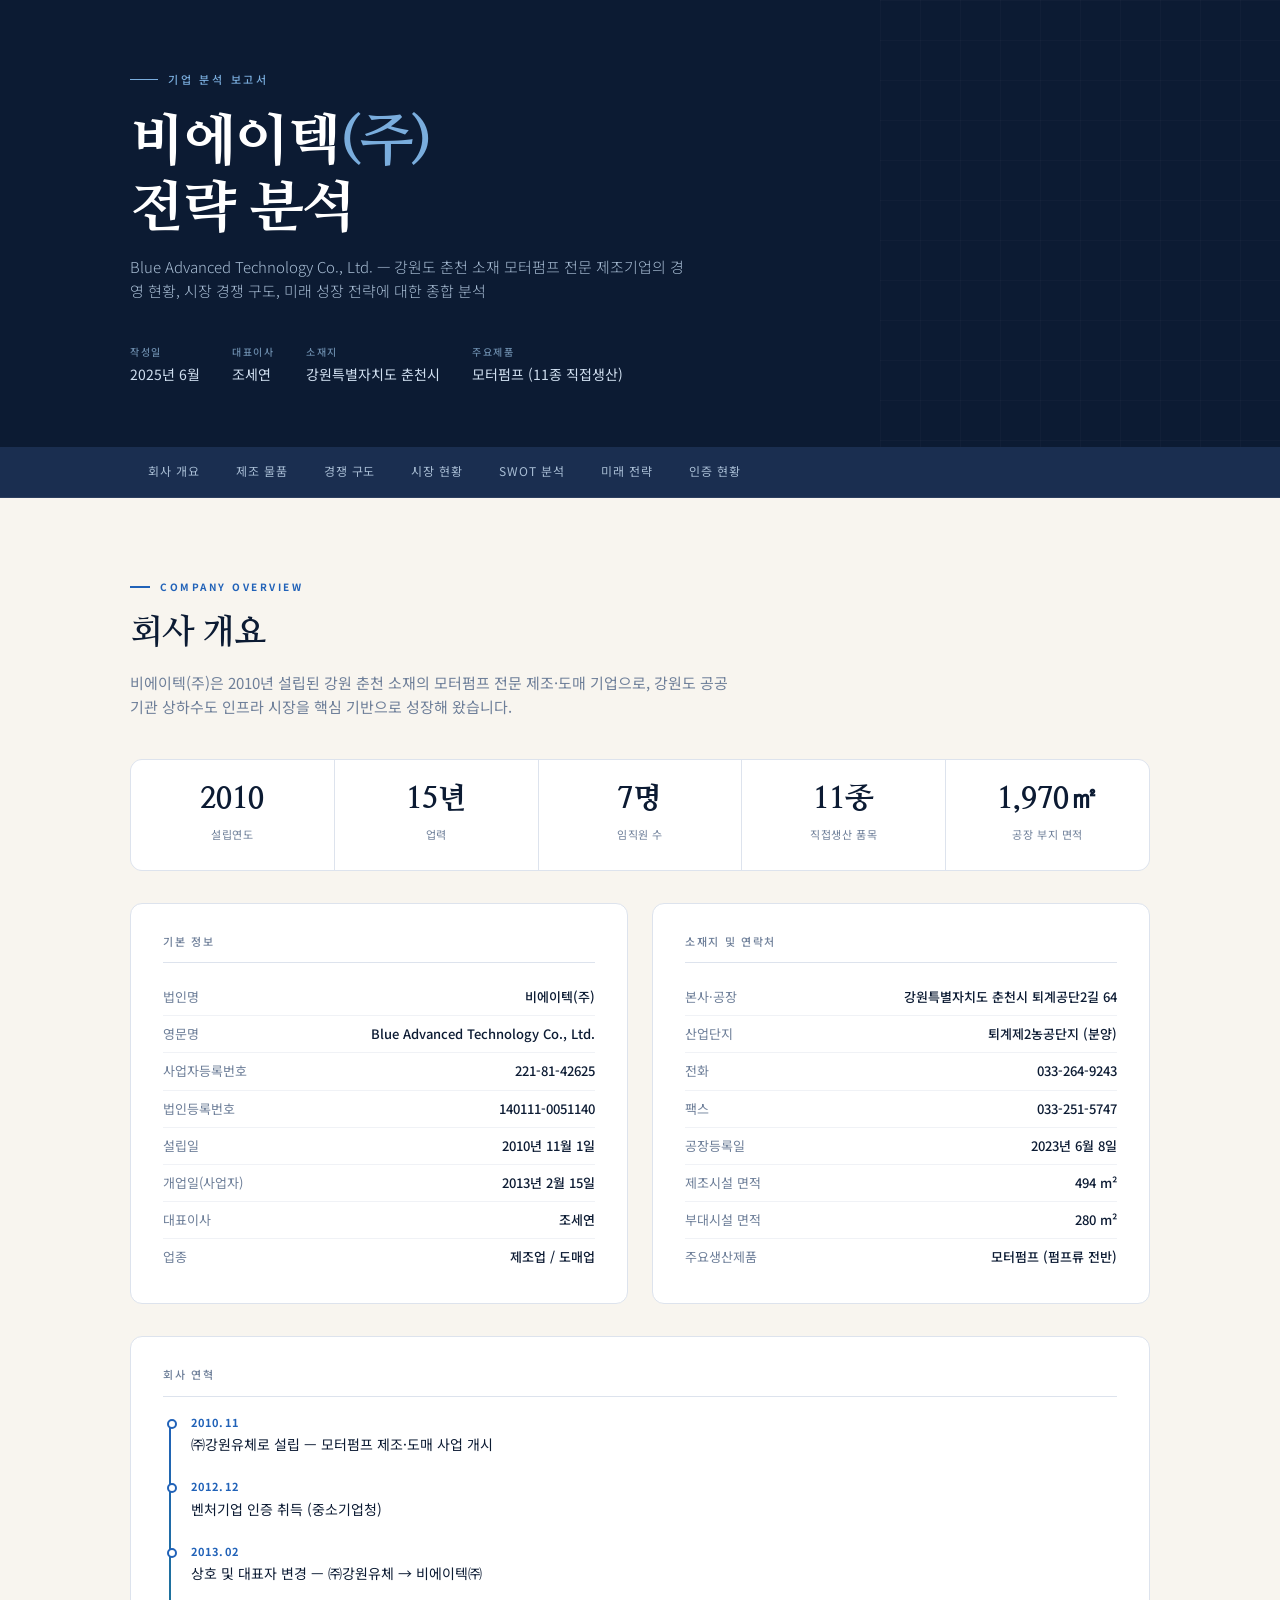
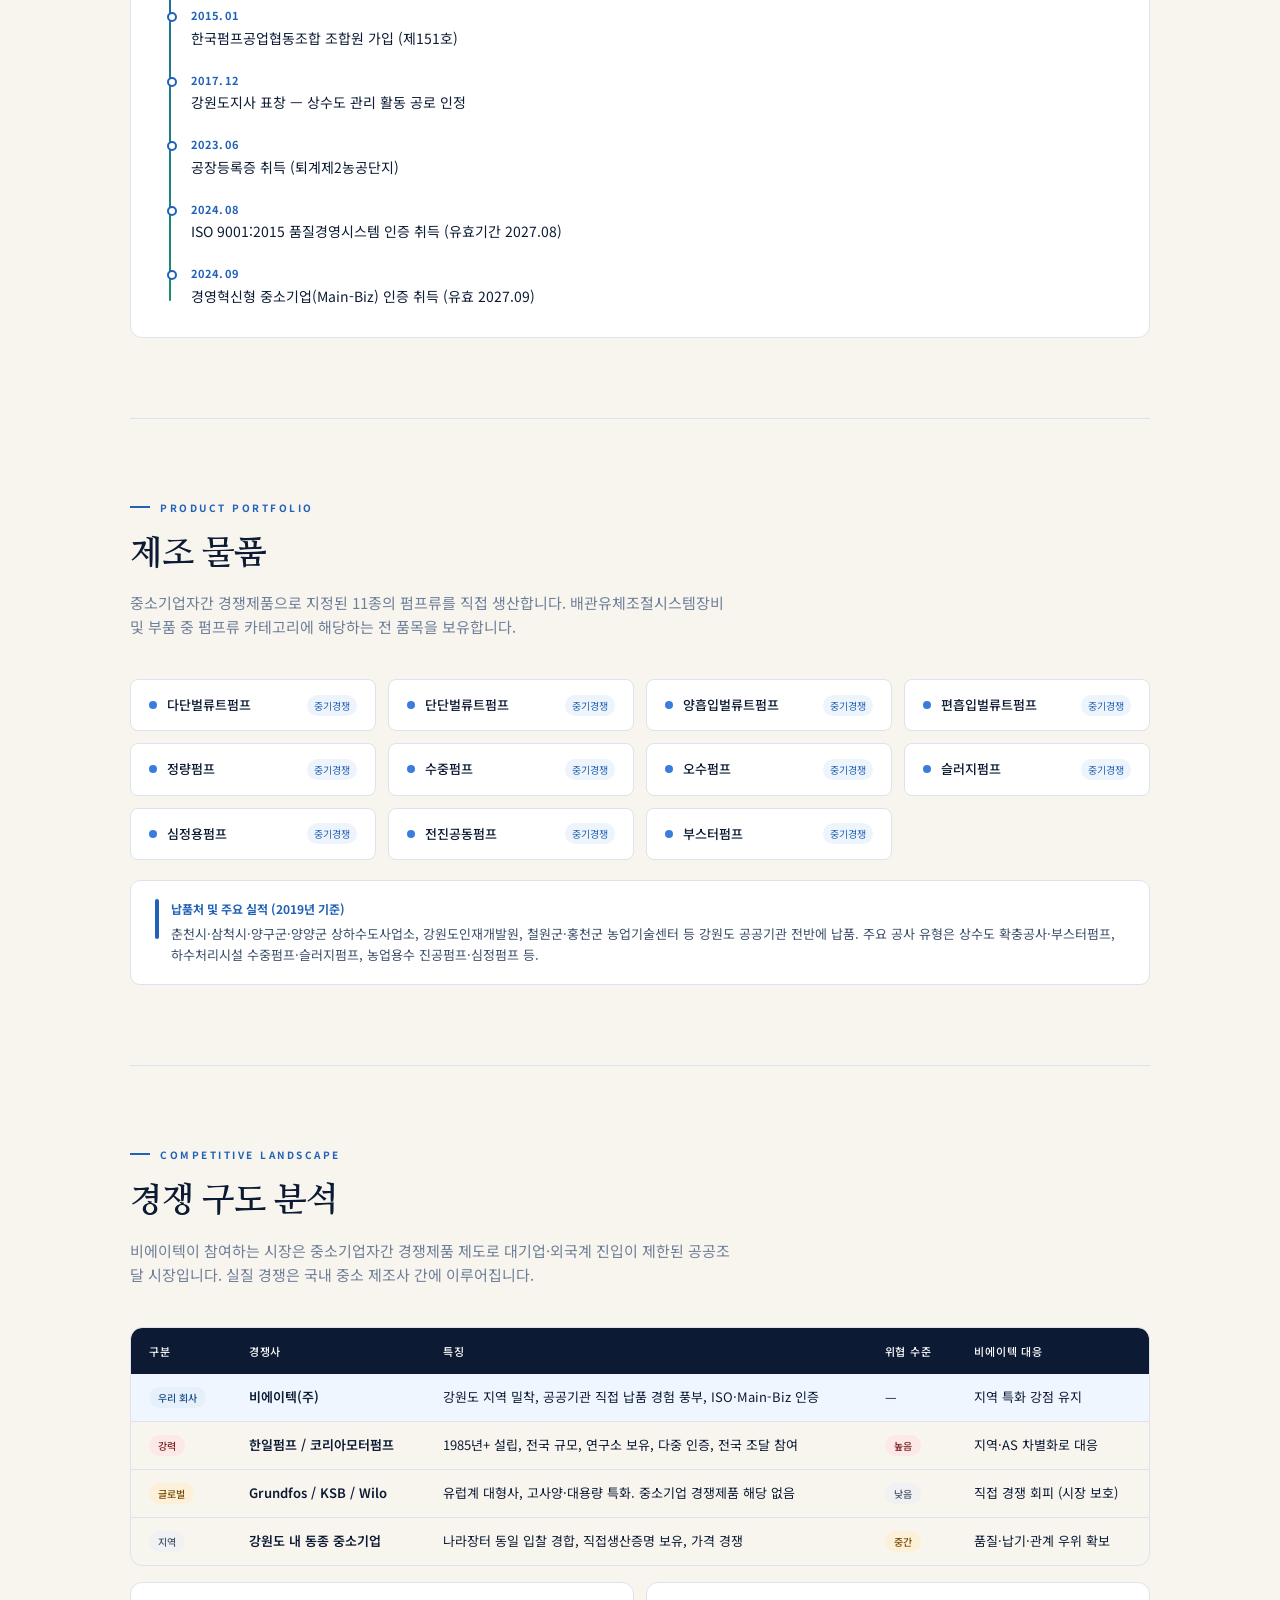
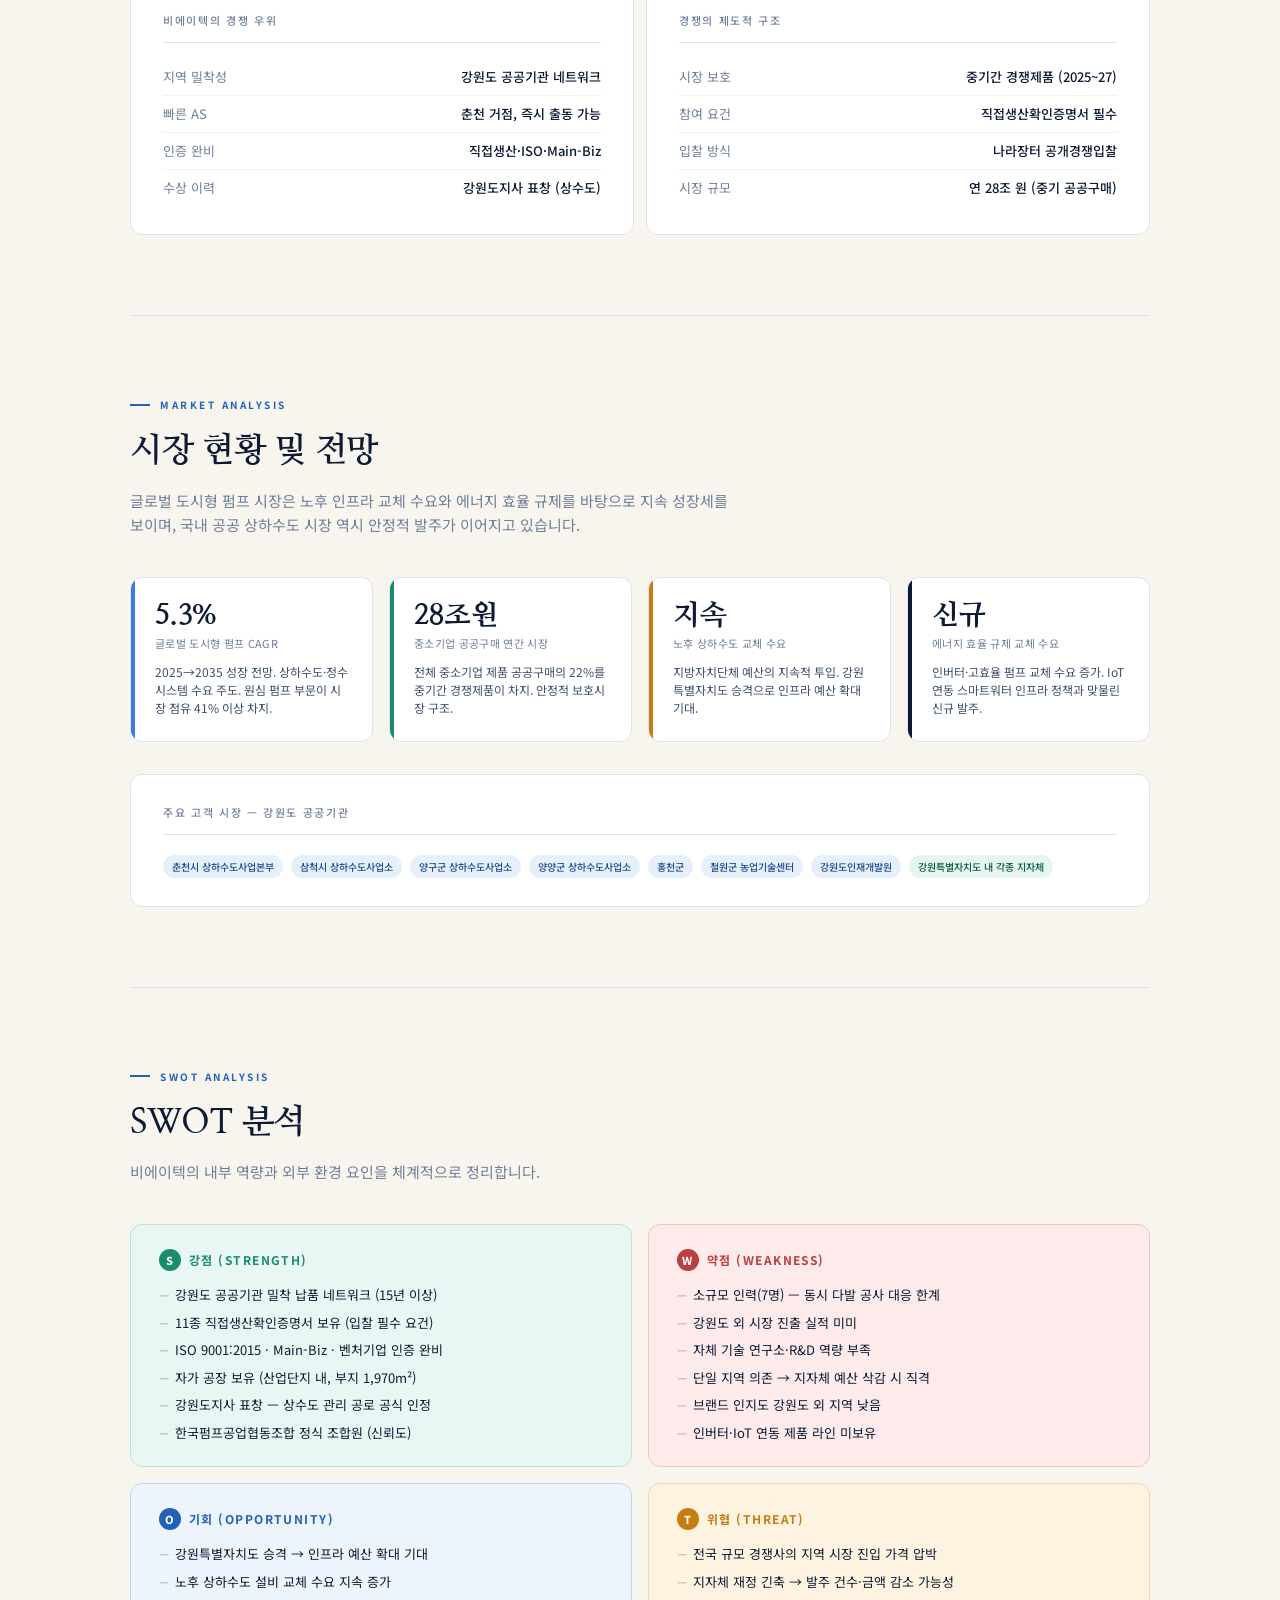
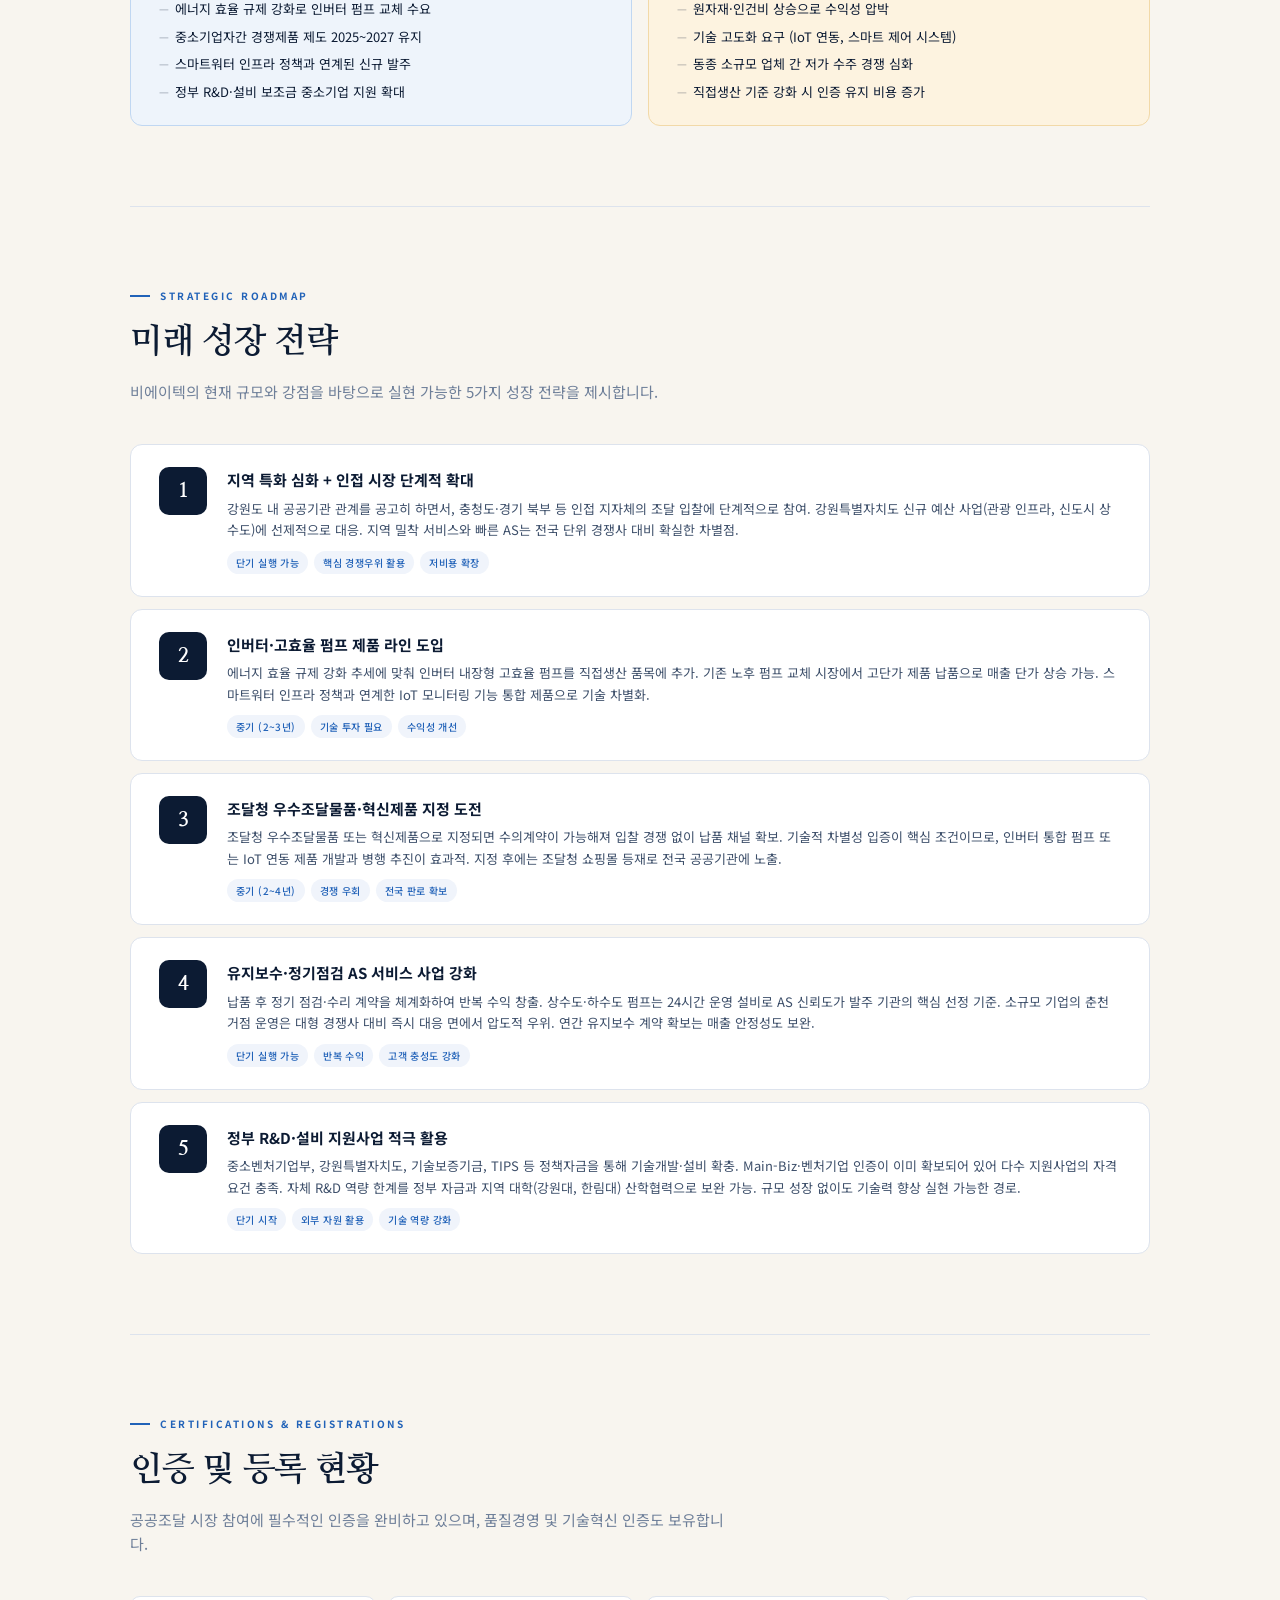
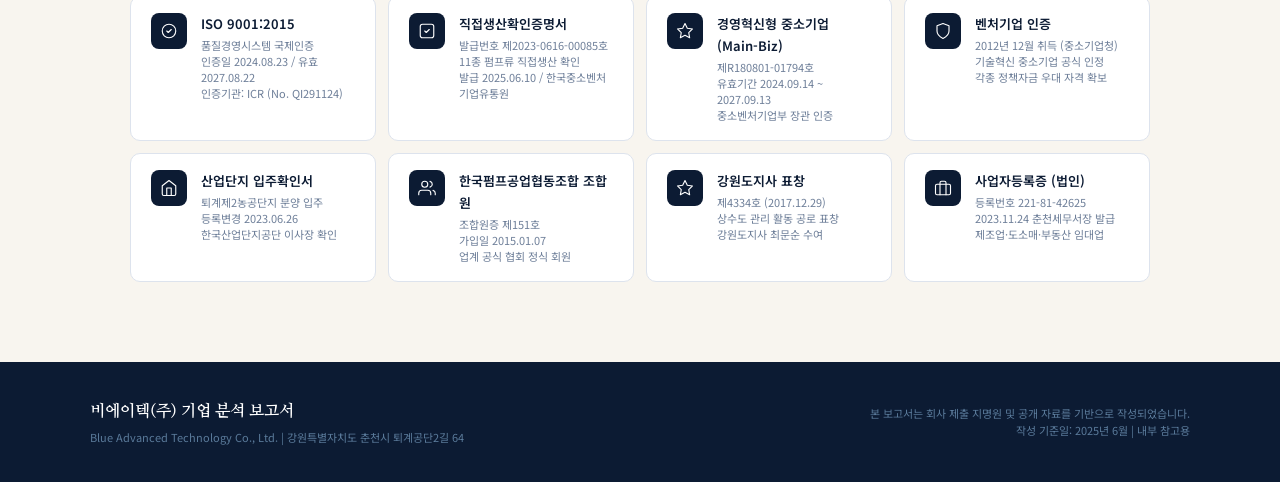
<file: batech_report.html>
<!DOCTYPE html>
<html lang="ko">
<head>
<meta charset="UTF-8">
<meta name="viewport" content="width=device-width, initial-scale=1.0">
<title>비에이텍(주) 기업 분석 보고서</title>
<link rel="preconnect" href="https://fonts.googleapis.com">
<link rel="preconnect" href="https://fonts.gstatic.com" crossorigin>
<link href="https://fonts.googleapis.com/css2?family=Nanum+Myeongjo:wght@400;700;800&family=Noto+Sans+KR:wght@300;400;500;700&display=swap" rel="stylesheet">
<style>
  *, *::before, *::after { box-sizing: border-box; margin: 0; padding: 0; }

  :root {
    --navy: #0c1b33;
    --navy-mid: #1a2e50;
    --navy-light: #253d66;
    --blue: #2162b8;
    --blue-bright: #3a7ddd;
    --teal: #1a8c6e;
    --teal-light: #e8f7f3;
    --amber: #c47d10;
    --amber-light: #fdf3e0;
    --red-soft: #b84040;
    --red-light: #fdeaea;
    --cream: #f8f5ef;
    --white: #ffffff;
    --text-dark: #0c1b33;
    --text-mid: #3d4f6a;
    --text-muted: #6e7f99;
    --border: #dde3ed;
    --section-gap: 80px;
  }

  html { scroll-behavior: smooth; }

  body {
    font-family: 'Noto Sans KR', sans-serif;
    background: var(--cream);
    color: var(--text-dark);
    font-size: 15px;
    line-height: 1.7;
    overflow-x: hidden;
  }

  /* ── HEADER ── */
  header {
    background: var(--navy);
    color: white;
    padding: 0;
    position: relative;
    overflow: hidden;
  }

  .header-inner {
    max-width: 1100px;
    margin: 0 auto;
    padding: 70px 40px 60px;
    position: relative;
    z-index: 2;
  }

  .header-label {
    font-size: 11px;
    letter-spacing: 0.25em;
    text-transform: uppercase;
    color: #7aaddd;
    font-weight: 500;
    margin-bottom: 20px;
    display: flex;
    align-items: center;
    gap: 10px;
  }
  .header-label::before {
    content: '';
    display: inline-block;
    width: 28px;
    height: 1px;
    background: #7aaddd;
  }

  .header-title {
    font-family: 'Nanum Myeongjo', serif;
    font-size: clamp(32px, 5vw, 56px);
    font-weight: 800;
    line-height: 1.2;
    margin-bottom: 12px;
    letter-spacing: -0.5px;
  }
  .header-title span { color: #7aaddd; }

  .header-sub {
    font-size: 15px;
    color: #a8bdd4;
    font-weight: 300;
    margin-bottom: 40px;
    max-width: 560px;
    line-height: 1.6;
  }

  .header-meta {
    display: flex;
    gap: 32px;
    flex-wrap: wrap;
  }
  .meta-item {
    display: flex;
    flex-direction: column;
    gap: 3px;
  }
  .meta-label {
    font-size: 10px;
    letter-spacing: 0.15em;
    text-transform: uppercase;
    color: #6a8aaa;
    font-weight: 500;
  }
  .meta-value {
    font-size: 14px;
    color: #d0dff0;
    font-weight: 400;
  }

  /* decorative grid */
  .header-grid {
    position: absolute;
    top: 0; right: 0; bottom: 0;
    width: 400px;
    background-image:
      linear-gradient(rgba(255,255,255,0.03) 1px, transparent 1px),
      linear-gradient(90deg, rgba(255,255,255,0.03) 1px, transparent 1px);
    background-size: 40px 40px;
    opacity: 0.7;
    pointer-events: none;
  }

  /* ── NAV ── */
  nav {
    background: var(--navy-mid);
    border-bottom: 1px solid rgba(255,255,255,0.08);
    position: sticky;
    top: 0;
    z-index: 100;
  }
  .nav-inner {
    max-width: 1100px;
    margin: 0 auto;
    padding: 0 40px;
    display: flex;
    gap: 0;
    overflow-x: auto;
  }
  nav a {
    display: block;
    padding: 14px 18px;
    font-size: 12px;
    letter-spacing: 0.08em;
    color: #a8bdd4;
    text-decoration: none;
    white-space: nowrap;
    border-bottom: 2px solid transparent;
    transition: color 0.2s, border-color 0.2s;
  }
  nav a:hover { color: white; border-bottom-color: #7aaddd; }

  /* ── MAIN ── */
  main {
    max-width: 1100px;
    margin: 0 auto;
    padding: 0 40px;
  }

  section {
    padding: var(--section-gap) 0;
    border-bottom: 1px solid var(--border);
  }
  section:last-child { border-bottom: none; }

  .section-label {
    font-size: 10px;
    letter-spacing: 0.25em;
    text-transform: uppercase;
    color: var(--blue);
    font-weight: 700;
    margin-bottom: 10px;
    display: flex;
    align-items: center;
    gap: 10px;
  }
  .section-label::before {
    content: '';
    display: inline-block;
    width: 20px;
    height: 2px;
    background: var(--blue);
  }

  .section-title {
    font-family: 'Nanum Myeongjo', serif;
    font-size: clamp(24px, 3vw, 34px);
    font-weight: 700;
    color: var(--navy);
    margin-bottom: 8px;
    letter-spacing: -0.3px;
  }

  .section-desc {
    font-size: 15px;
    color: var(--text-muted);
    margin-bottom: 40px;
    max-width: 600px;
    line-height: 1.6;
  }

  /* ── COMPANY OVERVIEW ── */
  .overview-grid {
    display: grid;
    grid-template-columns: 1fr 1fr;
    gap: 24px;
    margin-bottom: 32px;
  }
  @media (max-width: 700px) { .overview-grid { grid-template-columns: 1fr; } }

  .info-card {
    background: var(--white);
    border: 1px solid var(--border);
    border-radius: 12px;
    padding: 28px 32px;
  }
  .info-card h3 {
    font-size: 11px;
    letter-spacing: 0.15em;
    text-transform: uppercase;
    color: var(--text-muted);
    font-weight: 500;
    margin-bottom: 16px;
    padding-bottom: 12px;
    border-bottom: 1px solid var(--border);
  }
  .info-row {
    display: flex;
    justify-content: space-between;
    align-items: baseline;
    padding: 7px 0;
    border-bottom: 1px solid #f0f2f6;
    gap: 12px;
  }
  .info-row:last-child { border-bottom: none; }
  .info-row .key {
    font-size: 13px;
    color: var(--text-muted);
    min-width: 110px;
    flex-shrink: 0;
  }
  .info-row .val {
    font-size: 13px;
    color: var(--text-dark);
    font-weight: 500;
    text-align: right;
  }

  /* stats strip */
  .stats-strip {
    display: grid;
    grid-template-columns: repeat(auto-fit, minmax(140px, 1fr));
    gap: 1px;
    background: var(--border);
    border: 1px solid var(--border);
    border-radius: 12px;
    overflow: hidden;
    margin-bottom: 32px;
  }
  .stat-cell {
    background: var(--white);
    padding: 24px 20px;
    text-align: center;
  }
  .stat-num {
    font-family: 'Nanum Myeongjo', serif;
    font-size: 30px;
    font-weight: 800;
    color: var(--navy);
    display: block;
    line-height: 1;
    margin-bottom: 6px;
  }
  .stat-label {
    font-size: 11px;
    color: var(--text-muted);
    letter-spacing: 0.05em;
  }

  /* timeline */
  .timeline {
    position: relative;
    padding-left: 28px;
  }
  .timeline::before {
    content: '';
    position: absolute;
    left: 6px;
    top: 8px;
    bottom: 8px;
    width: 2px;
    background: linear-gradient(to bottom, var(--blue), var(--teal));
    border-radius: 1px;
  }
  .tl-item {
    position: relative;
    margin-bottom: 20px;
  }
  .tl-item::before {
    content: '';
    position: absolute;
    left: -24px;
    top: 6px;
    width: 10px;
    height: 10px;
    border-radius: 50%;
    background: var(--white);
    border: 2px solid var(--blue);
  }
  .tl-year {
    font-size: 11px;
    color: var(--blue);
    font-weight: 700;
    letter-spacing: 0.1em;
    margin-bottom: 2px;
  }
  .tl-text {
    font-size: 14px;
    color: var(--text-dark);
  }

  /* ── PRODUCTS ── */
  .product-grid {
    display: grid;
    grid-template-columns: repeat(auto-fill, minmax(200px, 1fr));
    gap: 12px;
  }
  .product-chip {
    background: var(--white);
    border: 1px solid var(--border);
    border-radius: 8px;
    padding: 14px 18px;
    display: flex;
    align-items: center;
    gap: 10px;
    transition: border-color 0.2s, box-shadow 0.2s;
  }
  .product-chip:hover {
    border-color: var(--blue-bright);
    box-shadow: 0 2px 12px rgba(33,98,184,0.08);
  }
  .chip-dot {
    width: 8px;
    height: 8px;
    border-radius: 50%;
    background: var(--blue-bright);
    flex-shrink: 0;
  }
  .chip-text {
    font-size: 13px;
    color: var(--text-dark);
    font-weight: 500;
  }
  .chip-badge {
    margin-left: auto;
    font-size: 10px;
    background: #eef4fb;
    color: var(--blue);
    padding: 2px 7px;
    border-radius: 20px;
    white-space: nowrap;
  }

  /* ── COMPETITION ── */
  .comp-table-wrap {
    overflow-x: auto;
    border: 1px solid var(--border);
    border-radius: 12px;
  }
  .comp-table {
    width: 100%;
    border-collapse: collapse;
    font-size: 13px;
  }
  .comp-table th {
    background: var(--navy);
    color: white;
    padding: 14px 18px;
    text-align: left;
    font-size: 11px;
    letter-spacing: 0.08em;
    font-weight: 500;
  }
  .comp-table th:first-child { border-radius: 11px 0 0 0; }
  .comp-table th:last-child { border-radius: 0 11px 0 0; }
  .comp-table td {
    padding: 13px 18px;
    border-bottom: 1px solid var(--border);
    vertical-align: top;
    line-height: 1.5;
  }
  .comp-table tr:last-child td { border-bottom: none; }
  .comp-table tr.highlight-row td { background: #f0f6ff; }
  .comp-table tr:hover td { background: #f8fafd; }
  .comp-table tr.highlight-row:hover td { background: #e8f0fa; }

  .badge {
    display: inline-block;
    font-size: 10px;
    padding: 3px 9px;
    border-radius: 20px;
    font-weight: 500;
    white-space: nowrap;
  }
  .badge-blue { background: #e6f0fb; color: #1a4d8a; }
  .badge-green { background: #e5f5ef; color: #0f5c3d; }
  .badge-amber { background: #fdf0d9; color: #7a4d09; }
  .badge-red   { background: #fde8e8; color: #7a2020; }
  .badge-gray  { background: #f0f1f3; color: #4a5568; }

  /* ── SWOT ── */
  .swot-grid {
    display: grid;
    grid-template-columns: 1fr 1fr;
    gap: 16px;
  }
  @media (max-width: 600px) { .swot-grid { grid-template-columns: 1fr; } }

  .swot-card {
    border-radius: 12px;
    padding: 24px 28px;
    border: 1px solid transparent;
  }
  .swot-card.strength {
    background: var(--teal-light);
    border-color: #b8e4d7;
  }
  .swot-card.weakness {
    background: var(--red-light);
    border-color: #f2c4c4;
  }
  .swot-card.opportunity {
    background: #eef4fb;
    border-color: #c0d7f2;
  }
  .swot-card.threat {
    background: var(--amber-light);
    border-color: #f2d9a8;
  }

  .swot-title {
    font-size: 12px;
    font-weight: 700;
    letter-spacing: 0.12em;
    text-transform: uppercase;
    margin-bottom: 14px;
    display: flex;
    align-items: center;
    gap: 8px;
  }
  .swot-card.strength .swot-title { color: var(--teal); }
  .swot-card.weakness .swot-title { color: var(--red-soft); }
  .swot-card.opportunity .swot-title { color: var(--blue); }
  .swot-card.threat .swot-title { color: var(--amber); }

  .swot-icon {
    width: 22px;
    height: 22px;
    border-radius: 50%;
    display: flex;
    align-items: center;
    justify-content: center;
    font-size: 11px;
    font-weight: 800;
    flex-shrink: 0;
  }
  .swot-card.strength .swot-icon { background: var(--teal); color: white; }
  .swot-card.weakness .swot-icon { background: var(--red-soft); color: white; }
  .swot-card.opportunity .swot-icon { background: var(--blue); color: white; }
  .swot-card.threat .swot-icon { background: var(--amber); color: white; }

  .swot-list {
    list-style: none;
    display: flex;
    flex-direction: column;
    gap: 8px;
  }
  .swot-list li {
    font-size: 13px;
    color: var(--text-dark);
    padding-left: 16px;
    position: relative;
    line-height: 1.5;
  }
  .swot-list li::before {
    content: '—';
    position: absolute;
    left: 0;
    font-size: 11px;
    opacity: 0.4;
    top: 1px;
  }

  /* ── MARKET ── */
  .market-grid {
    display: grid;
    grid-template-columns: repeat(auto-fit, minmax(220px, 1fr));
    gap: 16px;
    margin-bottom: 32px;
  }
  .market-card {
    background: var(--white);
    border: 1px solid var(--border);
    border-radius: 12px;
    padding: 24px;
    position: relative;
    overflow: hidden;
  }
  .market-card::before {
    content: '';
    position: absolute;
    top: 0; left: 0;
    width: 4px;
    height: 100%;
    border-radius: 12px 0 0 12px;
  }
  .market-card.blue::before { background: var(--blue-bright); }
  .market-card.teal::before { background: var(--teal); }
  .market-card.amber::before { background: var(--amber); }
  .market-card.navy::before { background: var(--navy); }

  .market-figure {
    font-family: 'Nanum Myeongjo', serif;
    font-size: 28px;
    font-weight: 800;
    color: var(--navy);
    margin-bottom: 4px;
    line-height: 1;
  }
  .market-desc {
    font-size: 11px;
    color: var(--text-muted);
    margin-bottom: 10px;
    letter-spacing: 0.03em;
  }
  .market-note {
    font-size: 12px;
    color: var(--text-mid);
    line-height: 1.5;
  }

  /* ── STRATEGY ── */
  .strategy-list {
    display: flex;
    flex-direction: column;
    gap: 12px;
  }
  .strat-card {
    background: var(--white);
    border: 1px solid var(--border);
    border-radius: 12px;
    padding: 22px 28px;
    display: grid;
    grid-template-columns: 48px 1fr;
    gap: 20px;
    align-items: start;
    transition: border-color 0.2s, transform 0.15s;
  }
  .strat-card:hover {
    border-color: var(--blue-bright);
    transform: translateX(4px);
  }
  .strat-num {
    width: 48px;
    height: 48px;
    border-radius: 10px;
    background: var(--navy);
    color: white;
    display: flex;
    align-items: center;
    justify-content: center;
    font-family: 'Nanum Myeongjo', serif;
    font-size: 20px;
    font-weight: 800;
    flex-shrink: 0;
  }
  .strat-title {
    font-size: 15px;
    font-weight: 700;
    color: var(--navy);
    margin-bottom: 5px;
  }
  .strat-body {
    font-size: 13px;
    color: var(--text-mid);
    line-height: 1.65;
  }
  .strat-tags {
    display: flex;
    gap: 6px;
    flex-wrap: wrap;
    margin-top: 10px;
  }
  .strat-tag {
    font-size: 10px;
    padding: 3px 9px;
    border-radius: 20px;
    background: #f0f4fb;
    color: var(--blue);
    font-weight: 500;
    letter-spacing: 0.04em;
  }

  /* ── CERTS ── */
  .cert-grid {
    display: grid;
    grid-template-columns: repeat(auto-fill, minmax(240px, 1fr));
    gap: 12px;
  }
  .cert-card {
    background: var(--white);
    border: 1px solid var(--border);
    border-radius: 10px;
    padding: 16px 20px;
    display: flex;
    gap: 14px;
    align-items: flex-start;
  }
  .cert-icon {
    width: 36px;
    height: 36px;
    border-radius: 8px;
    background: var(--navy);
    display: flex;
    align-items: center;
    justify-content: center;
    flex-shrink: 0;
  }
  .cert-icon svg { width: 18px; height: 18px; fill: none; stroke: white; stroke-width: 1.5; stroke-linecap: round; stroke-linejoin: round; }
  .cert-name {
    font-size: 13px;
    font-weight: 600;
    color: var(--navy);
    margin-bottom: 3px;
  }
  .cert-detail {
    font-size: 11px;
    color: var(--text-muted);
    line-height: 1.45;
  }

  /* ── FOOTER ── */
  footer {
    background: var(--navy);
    color: #7a9abc;
    padding: 36px 40px;
    margin-top: 0;
  }
  .footer-inner {
    max-width: 1100px;
    margin: 0 auto;
    display: flex;
    justify-content: space-between;
    align-items: center;
    flex-wrap: wrap;
    gap: 12px;
  }
  .footer-brand {
    font-family: 'Nanum Myeongjo', serif;
    font-size: 16px;
    font-weight: 700;
    color: white;
  }
  .footer-note {
    font-size: 11px;
    color: #5a7a9a;
    line-height: 1.5;
  }

  /* ── SCROLL REVEAL ── */
  .reveal {
    opacity: 0;
    transform: translateY(20px);
    transition: opacity 0.55s ease, transform 0.55s ease;
  }
  .reveal.visible {
    opacity: 1;
    transform: translateY(0);
  }

  @media (max-width: 700px) {
    main { padding: 0 20px; }
    .header-inner { padding: 50px 20px 40px; }
    .nav-inner { padding: 0 20px; }
    footer { padding: 28px 20px; }
    :root { --section-gap: 56px; }
  }
</style>
</head>
<body>

<!-- HEADER -->
<header>
  <div class="header-grid"></div>
  <div class="header-inner">
    <div class="header-label">기업 분석 보고서</div>
    <h1 class="header-title">비에이텍<span>(주)</span><br>전략 분석</h1>
    <p class="header-sub">Blue Advanced Technology Co., Ltd. — 강원도 춘천 소재 모터펌프 전문 제조기업의 경영 현황, 시장 경쟁 구도, 미래 성장 전략에 대한 종합 분석</p>
    <div class="header-meta">
      <div class="meta-item">
        <span class="meta-label">작성일</span>
        <span class="meta-value">2025년 6월</span>
      </div>
      <div class="meta-item">
        <span class="meta-label">대표이사</span>
        <span class="meta-value">조세연</span>
      </div>
      <div class="meta-item">
        <span class="meta-label">소재지</span>
        <span class="meta-value">강원특별자치도 춘천시</span>
      </div>
      <div class="meta-item">
        <span class="meta-label">주요제품</span>
        <span class="meta-value">모터펌프 (11종 직접생산)</span>
      </div>
    </div>
  </div>
</header>

<!-- NAV -->
<nav>
  <div class="nav-inner">
    <a href="#overview">회사 개요</a>
    <a href="#products">제조 물품</a>
    <a href="#competition">경쟁 구도</a>
    <a href="#market">시장 현황</a>
    <a href="#swot">SWOT 분석</a>
    <a href="#strategy">미래 전략</a>
    <a href="#certs">인증 현황</a>
  </div>
</nav>

<main>

  <!-- 1. OVERVIEW -->
  <section id="overview">
    <div class="section-label">Company Overview</div>
    <h2 class="section-title">회사 개요</h2>
    <p class="section-desc">비에이텍(주)은 2010년 설립된 강원 춘천 소재의 모터펌프 전문 제조·도매 기업으로, 강원도 공공기관 상하수도 인프라 시장을 핵심 기반으로 성장해 왔습니다.</p>

    <div class="stats-strip reveal">
      <div class="stat-cell">
        <span class="stat-num">2010</span>
        <span class="stat-label">설립연도</span>
      </div>
      <div class="stat-cell">
        <span class="stat-num">15년</span>
        <span class="stat-label">업력</span>
      </div>
      <div class="stat-cell">
        <span class="stat-num">7명</span>
        <span class="stat-label">임직원 수</span>
      </div>
      <div class="stat-cell">
        <span class="stat-num">11종</span>
        <span class="stat-label">직접생산 품목</span>
      </div>
      <div class="stat-cell">
        <span class="stat-num">1,970㎡</span>
        <span class="stat-label">공장 부지 면적</span>
      </div>
    </div>

    <div class="overview-grid reveal">
      <div class="info-card">
        <h3>기본 정보</h3>
        <div class="info-row"><span class="key">법인명</span><span class="val">비에이텍(주)</span></div>
        <div class="info-row"><span class="key">영문명</span><span class="val">Blue Advanced Technology Co., Ltd.</span></div>
        <div class="info-row"><span class="key">사업자등록번호</span><span class="val">221-81-42625</span></div>
        <div class="info-row"><span class="key">법인등록번호</span><span class="val">140111-0051140</span></div>
        <div class="info-row"><span class="key">설립일</span><span class="val">2010년 11월 1일</span></div>
        <div class="info-row"><span class="key">개업일(사업자)</span><span class="val">2013년 2월 15일</span></div>
        <div class="info-row"><span class="key">대표이사</span><span class="val">조세연</span></div>
        <div class="info-row"><span class="key">업종</span><span class="val">제조업 / 도매업</span></div>
      </div>
      <div class="info-card">
        <h3>소재지 및 연락처</h3>
        <div class="info-row"><span class="key">본사·공장</span><span class="val">강원특별자치도 춘천시 퇴계공단2길 64</span></div>
        <div class="info-row"><span class="key">산업단지</span><span class="val">퇴계제2농공단지 (분양)</span></div>
        <div class="info-row"><span class="key">전화</span><span class="val">033-264-9243</span></div>
        <div class="info-row"><span class="key">팩스</span><span class="val">033-251-5747</span></div>
        <div class="info-row"><span class="key">공장등록일</span><span class="val">2023년 6월 8일</span></div>
        <div class="info-row"><span class="key">제조시설 면적</span><span class="val">494 m²</span></div>
        <div class="info-row"><span class="key">부대시설 면적</span><span class="val">280 m²</span></div>
        <div class="info-row"><span class="key">주요생산제품</span><span class="val">모터펌프 (펌프류 전반)</span></div>
      </div>
    </div>

    <div class="info-card reveal" style="margin-top:0;">
      <h3>회사 연혁</h3>
      <div class="timeline">
        <div class="tl-item">
          <div class="tl-year">2010.11</div>
          <div class="tl-text">㈜강원유체로 설립 — 모터펌프 제조·도매 사업 개시</div>
        </div>
        <div class="tl-item">
          <div class="tl-year">2012.12</div>
          <div class="tl-text">벤처기업 인증 취득 (중소기업청)</div>
        </div>
        <div class="tl-item">
          <div class="tl-year">2013.02</div>
          <div class="tl-text">상호 및 대표자 변경 — ㈜강원유체 → 비에이텍㈜</div>
        </div>
        <div class="tl-item">
          <div class="tl-year">2015.01</div>
          <div class="tl-text">한국펌프공업협동조합 조합원 가입 (제151호)</div>
        </div>
        <div class="tl-item">
          <div class="tl-year">2017.12</div>
          <div class="tl-text">강원도지사 표창 — 상수도 관리 활동 공로 인정</div>
        </div>
        <div class="tl-item">
          <div class="tl-year">2023.06</div>
          <div class="tl-text">공장등록증 취득 (퇴계제2농공단지)</div>
        </div>
        <div class="tl-item">
          <div class="tl-year">2024.08</div>
          <div class="tl-text">ISO 9001:2015 품질경영시스템 인증 취득 (유효기간 2027.08)</div>
        </div>
        <div class="tl-item" style="margin-bottom:0;">
          <div class="tl-year">2024.09</div>
          <div class="tl-text">경영혁신형 중소기업(Main-Biz) 인증 취득 (유효 2027.09)</div>
        </div>
      </div>
    </div>
  </section>

  <!-- 2. PRODUCTS -->
  <section id="products">
    <div class="section-label">Product Portfolio</div>
    <h2 class="section-title">제조 물품</h2>
    <p class="section-desc">중소기업자간 경쟁제품으로 지정된 11종의 펌프류를 직접 생산합니다. 배관유체조절시스템장비 및 부품 중 펌프류 카테고리에 해당하는 전 품목을 보유합니다.</p>
    <div class="product-grid reveal">
      <div class="product-chip"><div class="chip-dot"></div><span class="chip-text">다단벌류트펌프</span><span class="chip-badge">중기경쟁</span></div>
      <div class="product-chip"><div class="chip-dot"></div><span class="chip-text">단단벌류트펌프</span><span class="chip-badge">중기경쟁</span></div>
      <div class="product-chip"><div class="chip-dot"></div><span class="chip-text">양흡입벌류트펌프</span><span class="chip-badge">중기경쟁</span></div>
      <div class="product-chip"><div class="chip-dot"></div><span class="chip-text">편흡입벌류트펌프</span><span class="chip-badge">중기경쟁</span></div>
      <div class="product-chip"><div class="chip-dot"></div><span class="chip-text">정량펌프</span><span class="chip-badge">중기경쟁</span></div>
      <div class="product-chip"><div class="chip-dot"></div><span class="chip-text">수중펌프</span><span class="chip-badge">중기경쟁</span></div>
      <div class="product-chip"><div class="chip-dot"></div><span class="chip-text">오수펌프</span><span class="chip-badge">중기경쟁</span></div>
      <div class="product-chip"><div class="chip-dot"></div><span class="chip-text">슬러지펌프</span><span class="chip-badge">중기경쟁</span></div>
      <div class="product-chip"><div class="chip-dot"></div><span class="chip-text">심정용펌프</span><span class="chip-badge">중기경쟁</span></div>
      <div class="product-chip"><div class="chip-dot"></div><span class="chip-text">전진공동펌프</span><span class="chip-badge">중기경쟁</span></div>
      <div class="product-chip"><div class="chip-dot"></div><span class="chip-text">부스터펌프</span><span class="chip-badge">중기경쟁</span></div>
    </div>
    <div style="margin-top:20px; background:var(--white); border:1px solid var(--border); border-radius:10px; padding:18px 24px; display:flex; gap:12px; align-items:flex-start;" class="reveal">
      <div style="width:4px; height:100%; min-height:40px; background:var(--blue); border-radius:2px; flex-shrink:0;"></div>
      <div>
        <div style="font-size:12px; font-weight:700; color:var(--blue); margin-bottom:4px;">납품처 및 주요 실적 (2019년 기준)</div>
        <div style="font-size:13px; color:var(--text-mid); line-height:1.65;">춘천시·삼척시·양구군·양양군 상하수도사업소, 강원도인재개발원, 철원군·홍천군 농업기술센터 등 강원도 공공기관 전반에 납품. 주요 공사 유형은 상수도 확충공사·부스터펌프, 하수처리시설 수중펌프·슬러지펌프, 농업용수 진공펌프·심정펌프 등.</div>
      </div>
    </div>
  </section>

  <!-- 3. COMPETITION -->
  <section id="competition">
    <div class="section-label">Competitive Landscape</div>
    <h2 class="section-title">경쟁 구도 분석</h2>
    <p class="section-desc">비에이텍이 참여하는 시장은 중소기업자간 경쟁제품 제도로 대기업·외국계 진입이 제한된 공공조달 시장입니다. 실질 경쟁은 국내 중소 제조사 간에 이루어집니다.</p>
    <div class="comp-table-wrap reveal">
      <table class="comp-table">
        <thead>
          <tr>
            <th>구분</th>
            <th>경쟁사</th>
            <th>특징</th>
            <th>위협 수준</th>
            <th>비에이텍 대응</th>
          </tr>
        </thead>
        <tbody>
          <tr class="highlight-row">
            <td><span class="badge badge-blue">우리 회사</span></td>
            <td style="font-weight:600;">비에이텍(주)</td>
            <td>강원도 지역 밀착, 공공기관 직접 납품 경험 풍부, ISO·Main-Biz 인증</td>
            <td>—</td>
            <td>지역 특화 강점 유지</td>
          </tr>
          <tr>
            <td><span class="badge badge-red">강력</span></td>
            <td style="font-weight:600;">한일펌프 / 코리아모터펌프</td>
            <td>1985년+ 설립, 전국 규모, 연구소 보유, 다중 인증, 전국 조달 참여</td>
            <td><span class="badge badge-red">높음</span></td>
            <td>지역·AS 차별화로 대응</td>
          </tr>
          <tr>
            <td><span class="badge badge-amber">글로벌</span></td>
            <td style="font-weight:600;">Grundfos / KSB / Wilo</td>
            <td>유럽계 대형사, 고사양·대용량 특화. 중소기업 경쟁제품 해당 없음</td>
            <td><span class="badge badge-gray">낮음</span></td>
            <td>직접 경쟁 회피 (시장 보호)</td>
          </tr>
          <tr>
            <td><span class="badge badge-gray">지역</span></td>
            <td style="font-weight:600;">강원도 내 동종 중소기업</td>
            <td>나라장터 동일 입찰 경합, 직접생산증명 보유, 가격 경쟁</td>
            <td><span class="badge badge-amber">중간</span></td>
            <td>품질·납기·관계 우위 확보</td>
          </tr>
        </tbody>
      </table>
    </div>
    <div style="margin-top:16px; display:grid; grid-template-columns:1fr 1fr; gap:12px;" class="reveal">
      <div class="info-card">
        <h3>비에이텍의 경쟁 우위</h3>
        <div class="info-row"><span class="key">지역 밀착성</span><span class="val">강원도 공공기관 네트워크</span></div>
        <div class="info-row"><span class="key">빠른 AS</span><span class="val">춘천 거점, 즉시 출동 가능</span></div>
        <div class="info-row"><span class="key">인증 완비</span><span class="val">직접생산·ISO·Main-Biz</span></div>
        <div class="info-row"><span class="key">수상 이력</span><span class="val">강원도지사 표창 (상수도)</span></div>
      </div>
      <div class="info-card">
        <h3>경쟁의 제도적 구조</h3>
        <div class="info-row"><span class="key">시장 보호</span><span class="val">중기간 경쟁제품 (2025~27)</span></div>
        <div class="info-row"><span class="key">참여 요건</span><span class="val">직접생산확인증명서 필수</span></div>
        <div class="info-row"><span class="key">입찰 방식</span><span class="val">나라장터 공개경쟁입찰</span></div>
        <div class="info-row"><span class="key">시장 규모</span><span class="val">연 28조 원 (중기 공공구매)</span></div>
      </div>
    </div>
  </section>

  <!-- 4. MARKET -->
  <section id="market">
    <div class="section-label">Market Analysis</div>
    <h2 class="section-title">시장 현황 및 전망</h2>
    <p class="section-desc">글로벌 도시형 펌프 시장은 노후 인프라 교체 수요와 에너지 효율 규제를 바탕으로 지속 성장세를 보이며, 국내 공공 상하수도 시장 역시 안정적 발주가 이어지고 있습니다.</p>
    <div class="market-grid reveal">
      <div class="market-card blue">
        <div class="market-figure">5.3%</div>
        <div class="market-desc">글로벌 도시형 펌프 CAGR</div>
        <div class="market-note">2025→2035 성장 전망. 상하수도·정수 시스템 수요 주도. 원심 펌프 부문이 시장 점유 41% 이상 차지.</div>
      </div>
      <div class="market-card teal">
        <div class="market-figure">28조원</div>
        <div class="market-desc">중소기업 공공구매 연간 시장</div>
        <div class="market-note">전체 중소기업 제품 공공구매의 22%를 중기간 경쟁제품이 차지. 안정적 보호시장 구조.</div>
      </div>
      <div class="market-card amber">
        <div class="market-figure">지속</div>
        <div class="market-desc">노후 상하수도 교체 수요</div>
        <div class="market-note">지방자치단체 예산의 지속적 투입. 강원특별자치도 승격으로 인프라 예산 확대 기대.</div>
      </div>
      <div class="market-card navy">
        <div class="market-figure">신규</div>
        <div class="market-desc">에너지 효율 규제 교체 수요</div>
        <div class="market-note">인버터·고효율 펌프 교체 수요 증가. IoT 연동 스마트워터 인프라 정책과 맞물린 신규 발주.</div>
      </div>
    </div>
    <div class="info-card reveal">
      <h3>주요 고객 시장 — 강원도 공공기관</h3>
      <div style="display:flex; flex-wrap:wrap; gap:8px; padding-top:4px;">
        <span class="badge badge-blue">춘천시 상하수도사업본부</span>
        <span class="badge badge-blue">삼척시 상하수도사업소</span>
        <span class="badge badge-blue">양구군 상하수도사업소</span>
        <span class="badge badge-blue">양양군 상하수도사업소</span>
        <span class="badge badge-blue">홍천군</span>
        <span class="badge badge-blue">철원군 농업기술센터</span>
        <span class="badge badge-blue">강원도인재개발원</span>
        <span class="badge badge-green">강원특별자치도 내 각종 지자체</span>
      </div>
    </div>
  </section>

  <!-- 5. SWOT -->
  <section id="swot">
    <div class="section-label">SWOT Analysis</div>
    <h2 class="section-title">SWOT 분석</h2>
    <p class="section-desc">비에이텍의 내부 역량과 외부 환경 요인을 체계적으로 정리합니다.</p>
    <div class="swot-grid reveal">
      <div class="swot-card strength">
        <div class="swot-title"><div class="swot-icon">S</div>강점 (Strength)</div>
        <ul class="swot-list">
          <li>강원도 공공기관 밀착 납품 네트워크 (15년 이상)</li>
          <li>11종 직접생산확인증명서 보유 (입찰 필수 요건)</li>
          <li>ISO 9001:2015 · Main-Biz · 벤처기업 인증 완비</li>
          <li>자가 공장 보유 (산업단지 내, 부지 1,970m²)</li>
          <li>강원도지사 표창 — 상수도 관리 공로 공식 인정</li>
          <li>한국펌프공업협동조합 정식 조합원 (신뢰도)</li>
        </ul>
      </div>
      <div class="swot-card weakness">
        <div class="swot-title"><div class="swot-icon">W</div>약점 (Weakness)</div>
        <ul class="swot-list">
          <li>소규모 인력(7명) — 동시 다발 공사 대응 한계</li>
          <li>강원도 외 시장 진출 실적 미미</li>
          <li>자체 기술 연구소·R&D 역량 부족</li>
          <li>단일 지역 의존 → 지자체 예산 삭감 시 직격</li>
          <li>브랜드 인지도 강원도 외 지역 낮음</li>
          <li>인버터·IoT 연동 제품 라인 미보유</li>
        </ul>
      </div>
      <div class="swot-card opportunity">
        <div class="swot-title"><div class="swot-icon">O</div>기회 (Opportunity)</div>
        <ul class="swot-list">
          <li>강원특별자치도 승격 → 인프라 예산 확대 기대</li>
          <li>노후 상하수도 설비 교체 수요 지속 증가</li>
          <li>에너지 효율 규제 강화로 인버터 펌프 교체 수요</li>
          <li>중소기업자간 경쟁제품 제도 2025~2027 유지</li>
          <li>스마트워터 인프라 정책과 연계된 신규 발주</li>
          <li>정부 R&D·설비 보조금 중소기업 지원 확대</li>
        </ul>
      </div>
      <div class="swot-card threat">
        <div class="swot-title"><div class="swot-icon">T</div>위협 (Threat)</div>
        <ul class="swot-list">
          <li>전국 규모 경쟁사의 지역 시장 진입 가격 압박</li>
          <li>지자체 재정 긴축 → 발주 건수·금액 감소 가능성</li>
          <li>원자재·인건비 상승으로 수익성 압박</li>
          <li>기술 고도화 요구 (IoT 연동, 스마트 제어 시스템)</li>
          <li>동종 소규모 업체 간 저가 수주 경쟁 심화</li>
          <li>직접생산 기준 강화 시 인증 유지 비용 증가</li>
        </ul>
      </div>
    </div>
  </section>

  <!-- 6. STRATEGY -->
  <section id="strategy">
    <div class="section-label">Strategic Roadmap</div>
    <h2 class="section-title">미래 성장 전략</h2>
    <p class="section-desc">비에이텍의 현재 규모와 강점을 바탕으로 실현 가능한 5가지 성장 전략을 제시합니다.</p>
    <div class="strategy-list">
      <div class="strat-card reveal">
        <div class="strat-num">1</div>
        <div>
          <div class="strat-title">지역 특화 심화 + 인접 시장 단계적 확대</div>
          <div class="strat-body">강원도 내 공공기관 관계를 공고히 하면서, 충청도·경기 북부 등 인접 지자체의 조달 입찰에 단계적으로 참여. 강원특별자치도 신규 예산 사업(관광 인프라, 신도시 상수도)에 선제적으로 대응. 지역 밀착 서비스와 빠른 AS는 전국 단위 경쟁사 대비 확실한 차별점.</div>
          <div class="strat-tags">
            <span class="strat-tag">단기 실행 가능</span>
            <span class="strat-tag">핵심 경쟁우위 활용</span>
            <span class="strat-tag">저비용 확장</span>
          </div>
        </div>
      </div>
      <div class="strat-card reveal">
        <div class="strat-num">2</div>
        <div>
          <div class="strat-title">인버터·고효율 펌프 제품 라인 도입</div>
          <div class="strat-body">에너지 효율 규제 강화 추세에 맞춰 인버터 내장형 고효율 펌프를 직접생산 품목에 추가. 기존 노후 펌프 교체 시장에서 고단가 제품 납품으로 매출 단가 상승 가능. 스마트워터 인프라 정책과 연계한 IoT 모니터링 기능 통합 제품으로 기술 차별화.</div>
          <div class="strat-tags">
            <span class="strat-tag">중기 (2~3년)</span>
            <span class="strat-tag">기술 투자 필요</span>
            <span class="strat-tag">수익성 개선</span>
          </div>
        </div>
      </div>
      <div class="strat-card reveal">
        <div class="strat-num">3</div>
        <div>
          <div class="strat-title">조달청 우수조달물품·혁신제품 지정 도전</div>
          <div class="strat-body">조달청 우수조달물품 또는 혁신제품으로 지정되면 수의계약이 가능해져 입찰 경쟁 없이 납품 채널 확보. 기술적 차별성 입증이 핵심 조건이므로, 인버터 통합 펌프 또는 IoT 연동 제품 개발과 병행 추진이 효과적. 지정 후에는 조달청 쇼핑몰 등재로 전국 공공기관에 노출.</div>
          <div class="strat-tags">
            <span class="strat-tag">중기 (2~4년)</span>
            <span class="strat-tag">경쟁 우회</span>
            <span class="strat-tag">전국 판로 확보</span>
          </div>
        </div>
      </div>
      <div class="strat-card reveal">
        <div class="strat-num">4</div>
        <div>
          <div class="strat-title">유지보수·정기점검 AS 서비스 사업 강화</div>
          <div class="strat-body">납품 후 정기 점검·수리 계약을 체계화하여 반복 수익 창출. 상수도·하수도 펌프는 24시간 운영 설비로 AS 신뢰도가 발주 기관의 핵심 선정 기준. 소규모 기업의 춘천 거점 운영은 대형 경쟁사 대비 즉시 대응 면에서 압도적 우위. 연간 유지보수 계약 확보는 매출 안정성도 보완.</div>
          <div class="strat-tags">
            <span class="strat-tag">단기 실행 가능</span>
            <span class="strat-tag">반복 수익</span>
            <span class="strat-tag">고객 충성도 강화</span>
          </div>
        </div>
      </div>
      <div class="strat-card reveal">
        <div class="strat-num">5</div>
        <div>
          <div class="strat-title">정부 R&D·설비 지원사업 적극 활용</div>
          <div class="strat-body">중소벤처기업부, 강원특별자치도, 기술보증기금, TIPS 등 정책자금을 통해 기술개발·설비 확충. Main-Biz·벤처기업 인증이 이미 확보되어 있어 다수 지원사업의 자격 요건 충족. 자체 R&D 역량 한계를 정부 자금과 지역 대학(강원대, 한림대) 산학협력으로 보완 가능. 규모 성장 없이도 기술력 향상 실현 가능한 경로.</div>
          <div class="strat-tags">
            <span class="strat-tag">단기 시작</span>
            <span class="strat-tag">외부 자원 활용</span>
            <span class="strat-tag">기술 역량 강화</span>
          </div>
        </div>
      </div>
    </div>
  </section>

  <!-- 7. CERTS -->
  <section id="certs">
    <div class="section-label">Certifications & Registrations</div>
    <h2 class="section-title">인증 및 등록 현황</h2>
    <p class="section-desc">공공조달 시장 참여에 필수적인 인증을 완비하고 있으며, 품질경영 및 기술혁신 인증도 보유합니다.</p>
    <div class="cert-grid reveal">
      <div class="cert-card">
        <div class="cert-icon">
          <svg viewBox="0 0 24 24"><circle cx="12" cy="12" r="9"/><path d="M9 12l2 2 4-4"/></svg>
        </div>
        <div>
          <div class="cert-name">ISO 9001:2015</div>
          <div class="cert-detail">품질경영시스템 국제인증<br>인증일 2024.08.23 / 유효 2027.08.22<br>인증기관: ICR (No. QI291124)</div>
        </div>
      </div>
      <div class="cert-card">
        <div class="cert-icon">
          <svg viewBox="0 0 24 24"><rect x="3" y="3" width="18" height="18" rx="3"/><path d="M9 12l2 2 4-4"/></svg>
        </div>
        <div>
          <div class="cert-name">직접생산확인증명서</div>
          <div class="cert-detail">발급번호 제2023-0616-00085호<br>11종 펌프류 직접생산 확인<br>발급 2025.06.10 / 한국중소벤처기업유통원</div>
        </div>
      </div>
      <div class="cert-card">
        <div class="cert-icon">
          <svg viewBox="0 0 24 24"><path d="M12 2l3.09 6.26L22 9.27l-5 4.87 1.18 6.88L12 17.77l-6.18 3.25L7 14.14 2 9.27l6.91-1.01L12 2z"/></svg>
        </div>
        <div>
          <div class="cert-name">경영혁신형 중소기업 (Main-Biz)</div>
          <div class="cert-detail">제R180801-01794호<br>유효기간 2024.09.14 ~ 2027.09.13<br>중소벤처기업부 장관 인증</div>
        </div>
      </div>
      <div class="cert-card">
        <div class="cert-icon">
          <svg viewBox="0 0 24 24"><path d="M12 22s8-4 8-10V5l-8-3-8 3v7c0 6 8 10 8 10z"/></svg>
        </div>
        <div>
          <div class="cert-name">벤처기업 인증</div>
          <div class="cert-detail">2012년 12월 취득 (중소기업청)<br>기술혁신 중소기업 공식 인정<br>각종 정책자금 우대 자격 확보</div>
        </div>
      </div>
      <div class="cert-card">
        <div class="cert-icon">
          <svg viewBox="0 0 24 24"><path d="M3 9l9-7 9 7v11a2 2 0 0 1-2 2H5a2 2 0 0 1-2-2z"/><polyline points="9 22 9 12 15 12 15 22"/></svg>
        </div>
        <div>
          <div class="cert-name">산업단지 입주확인서</div>
          <div class="cert-detail">퇴계제2농공단지 분양 입주<br>등록변경 2023.06.26<br>한국산업단지공단 이사장 확인</div>
        </div>
      </div>
      <div class="cert-card">
        <div class="cert-icon">
          <svg viewBox="0 0 24 24"><path d="M17 21v-2a4 4 0 0 0-4-4H5a4 4 0 0 0-4 4v2"/><circle cx="9" cy="7" r="4"/><path d="M23 21v-2a4 4 0 0 0-3-3.87"/><path d="M16 3.13a4 4 0 0 1 0 7.75"/></svg>
        </div>
        <div>
          <div class="cert-name">한국펌프공업협동조합 조합원</div>
          <div class="cert-detail">조합원증 제151호<br>가입일 2015.01.07<br>업계 공식 협회 정식 회원</div>
        </div>
      </div>
      <div class="cert-card">
        <div class="cert-icon">
          <svg viewBox="0 0 24 24"><polygon points="12 2 15.09 8.26 22 9.27 17 14.14 18.18 21.02 12 17.77 5.82 21.02 7 14.14 2 9.27 8.91 8.26 12 2"/></svg>
        </div>
        <div>
          <div class="cert-name">강원도지사 표창</div>
          <div class="cert-detail">제4334호 (2017.12.29)<br>상수도 관리 활동 공로 표창<br>강원도지사 최문순 수여</div>
        </div>
      </div>
      <div class="cert-card">
        <div class="cert-icon">
          <svg viewBox="0 0 24 24"><rect x="2" y="7" width="20" height="14" rx="2" ry="2"/><path d="M16 21V5a2 2 0 0 0-2-2h-4a2 2 0 0 0-2 2v16"/></svg>
        </div>
        <div>
          <div class="cert-name">사업자등록증 (법인)</div>
          <div class="cert-detail">등록번호 221-81-42625<br>2023.11.24 춘천세무서장 발급<br>제조업·도소매·부동산 임대업</div>
        </div>
      </div>
    </div>
  </section>

</main>

<footer>
  <div class="footer-inner">
    <div>
      <div class="footer-brand">비에이텍(주) 기업 분석 보고서</div>
      <div class="footer-note" style="margin-top:4px;">Blue Advanced Technology Co., Ltd. | 강원특별자치도 춘천시 퇴계공단2길 64</div>
    </div>
    <div class="footer-note" style="text-align:right;">
      본 보고서는 회사 제출 지명원 및 공개 자료를 기반으로 작성되었습니다.<br>
      작성 기준일: 2025년 6월 | 내부 참고용
    </div>
  </div>
</footer>

<script>
  const reveals = document.querySelectorAll('.reveal');
  const io = new IntersectionObserver((entries) => {
    entries.forEach((entry, i) => {
      if (entry.isIntersecting) {
        setTimeout(() => entry.target.classList.add('visible'), i * 60);
        io.unobserve(entry.target);
      }
    });
  }, { threshold: 0.1, rootMargin: '0px 0px -40px 0px' });
  reveals.forEach(el => io.observe(el));

  // nav active state
  const sections = document.querySelectorAll('section[id]');
  const navLinks = document.querySelectorAll('nav a');
  window.addEventListener('scroll', () => {
    let current = '';
    sections.forEach(s => {
      if (window.scrollY >= s.offsetTop - 80) current = s.id;
    });
    navLinks.forEach(a => {
      a.style.color = a.getAttribute('href') === '#' + current ? 'white' : '';
      a.style.borderBottomColor = a.getAttribute('href') === '#' + current ? '#7aaddd' : '';
    });
  });
</script>
</body>
</html>
</file>
